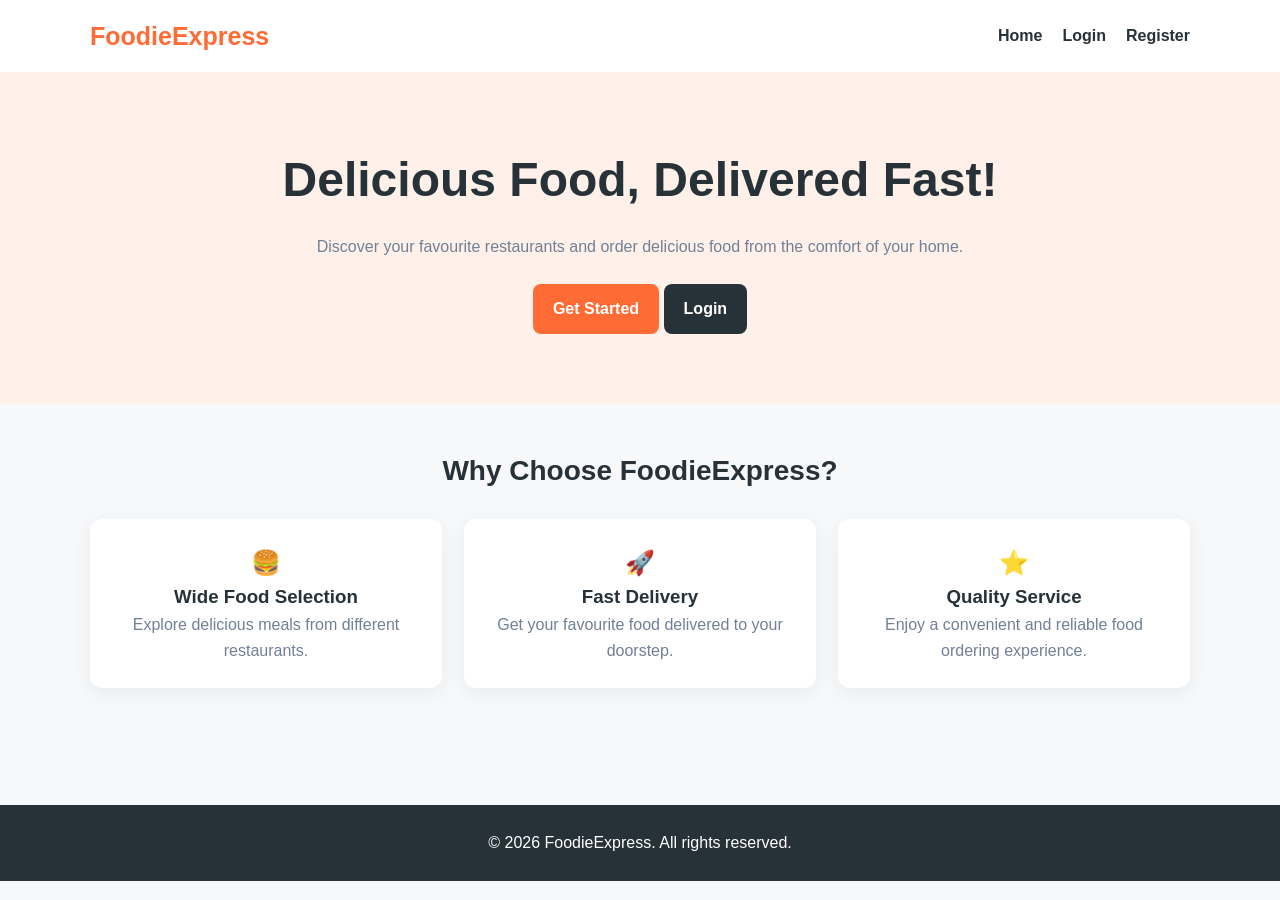
<file: frontend/index.html>
<!DOCTYPE html>
<html lang="en">
<head>
    <meta charset="UTF-8">
    <meta name="viewport" content="width=device-width, initial-scale=1.0">
    <title>FoodieExpress | Online Food Delivery</title>
    <link rel="stylesheet" href="assets/css/style.css">
</head>
<body>

    <nav class="navbar">
        <div class="container navbar-content">
            <a href="index.html" class="logo">FoodieExpress</a>

            <div class="nav-links">
                <a href="index.html">Home</a>
                <a href="login.html">Login</a>
                <a href="register.html">Register</a>
            </div>
        </div>
    </nav>

    <section class="hero">
        <div class="container">
            <h1>Delicious Food, Delivered Fast!</h1>

            <p>
                Discover your favourite restaurants and order
                delicious food from the comfort of your home.
            </p>

            <a href="register.html" class="btn">
                Get Started
            </a>

            <a href="login.html" class="btn btn-secondary">
                Login
            </a>
        </div>
    </section>

    <main class="page-section">
        <div class="container">
            <h2 class="page-title text-center">
                Why Choose FoodieExpress?
            </h2>

            <div class="grid">
                <div class="card text-center">
                    <h2>🍔</h2>
                    <h3>Wide Food Selection</h3>
                    <p class="text-muted">
                        Explore delicious meals from different restaurants.
                    </p>
                </div>

                <div class="card text-center">
                    <h2>🚀</h2>
                    <h3>Fast Delivery</h3>
                    <p class="text-muted">
                        Get your favourite food delivered to your doorstep.
                    </p>
                </div>

                <div class="card text-center">
                    <h2>⭐</h2>
                    <h3>Quality Service</h3>
                    <p class="text-muted">
                        Enjoy a convenient and reliable food ordering experience.
                    </p>
                </div>
            </div>
        </div>
    </main>

    <footer class="footer">
        <div class="container">
            <p>&copy; 2026 FoodieExpress. All rights reserved.</p>
        </div>
    </footer>

</body>
</html>
</file>
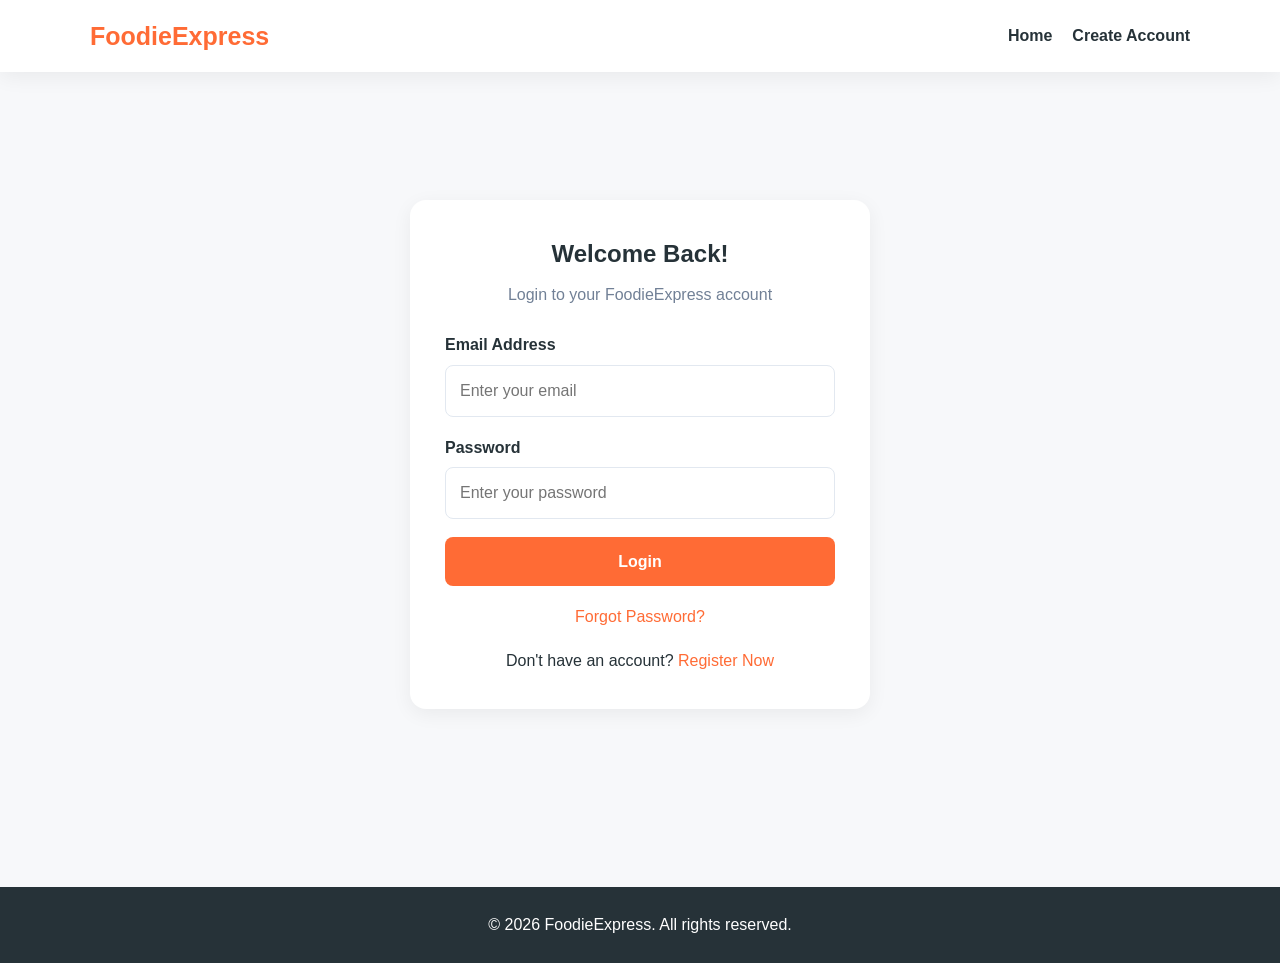
<file: frontend/dashboard.html>
<!DOCTYPE html>
<html lang="en">
<head>
    <meta charset="UTF-8">
    <meta name="viewport" content="width=device-width, initial-scale=1.0">
    <title>Dashboard | FoodieExpress</title>
    <link rel="stylesheet" href="assets/css/style.css">
</head>
<body>

    <nav class="navbar">
        <div class="container navbar-content">
            <a href="dashboard.html" class="logo">FoodieExpress</a>

            <div class="nav-links">
                <a href="dashboard.html">Dashboard</a>
                <a href="profile.html">My Profile</a>
                <a href="pages/restaurant-register.html">Register Restaurant</a>
                <a href="pages/restaurant-management.html">My Restaurants</a>
                <a href="pages/change-password.html">Change Password</a>
                <a href="#" id="logoutButton">Logout</a>
            </div>
        </div>
    </nav>

    <main class="page-section">
        <div class="container">

            <h1 class="page-title">
                Welcome to FoodieExpress!
            </h1>

            <div id="dashboardMessage" class="message"></div>

            <section class="card">
                <h2>Account Overview</h2>
                <p class="text-muted">
                    You are successfully logged in.
                </p>

                <div class="mt-3">
                    <p><strong>Name:</strong> <span id="userName">Loading...</span></p>
                    <p><strong>Email:</strong> <span id="userEmail">Loading...</span></p>
                    <p><strong>Username:</strong> <span id="userUsername">Loading...</span></p>
                    <p><strong>Role ID:</strong> <span id="userRole">Loading...</span></p>
                </div>
            </section>

            <h2 class="page-title">Quick Actions</h2>

            <div class="grid">
                <div class="card">
                    <h3>My Profile</h3>
                    <p class="text-muted">
                        View and update your account information.
                    </p>
                    <a href="profile.html" class="btn mt-3">
                        View Profile
                    </a>
                </div>

                <div class="card">
                    <h3>Register Restaurant</h3>
                    <p class="text-muted">
                        Register your restaurant on FoodieExpress.
                    </p>
                    <a href="pages/restaurant-register.html" class="btn mt-3">
                        Register Restaurant
                    </a>
                </div>

                <div class="card">
                    <h3>Manage Restaurants</h3>
                    <p class="text-muted">
                        View and manage your registered restaurants.
                    </p>
                    <a href="pages/restaurant-management.html" class="btn mt-3">
                        Manage Restaurants
                    </a>
                </div>

                <div class="card">
                    <h3>Change Password</h3>
                    <p class="text-muted">
                        Update your account password securely.
                    </p>
                    <a href="pages/change-password.html" class="btn mt-3">
                        Change Password
                    </a>
                </div>
            </div>

        </div>
    </main>

    <footer class="footer">
        <div class="container">
            <p>&copy; 2026 FoodieExpress. All rights reserved.</p>
        </div>
    </footer>

    <script src="assets/js/config.js"></script>
    <script src="assets/js/api.js"></script>
    <script src="assets/js/dashboard.js"></script>

</body>
</html>
</file>
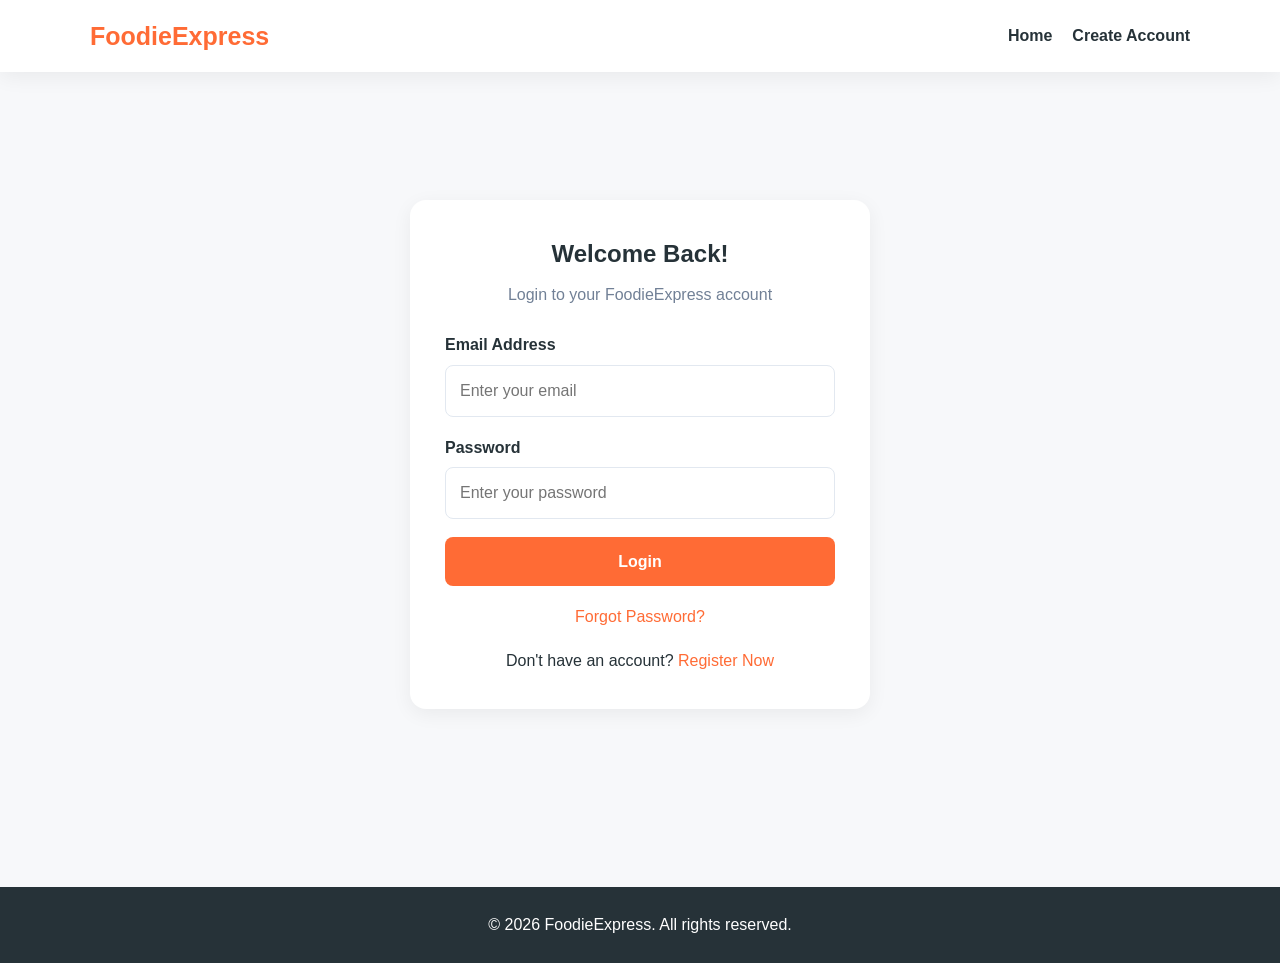
<file: frontend/login.html>
<!DOCTYPE html>
<html lang="en">
<head>
    <meta charset="UTF-8">
    <meta name="viewport" content="width=device-width, initial-scale=1.0">
    <title>Login | FoodieExpress</title>
    <link rel="stylesheet" href="assets/css/style.css">
</head>
<body>

    <nav class="navbar">
        <div class="container navbar-content">
            <a href="index.html" class="logo">FoodieExpress</a>
            <div class="nav-links">
                <a href="index.html">Home</a>
                <a href="register.html">Create Account</a>
            </div>
        </div>
    </nav>

    <main class="auth-wrapper">
        <section class="auth-card">
            <h1>Welcome Back!</h1>
            <p class="auth-subtitle">Login to your FoodieExpress account</p>

            <div id="loginMessage" class="message"></div>

            <form id="loginForm">
                <div class="form-group">
                    <label for="email">Email Address</label>
                    <input
                        type="email"
                        id="email"
                        name="email"
                        placeholder="Enter your email"
                        required
                    >
                </div>

                <div class="form-group">
                    <label for="password">Password</label>
                    <input
                        type="password"
                        id="password"
                        name="password"
                        placeholder="Enter your password"
                        required
                    >
                </div>

                <button type="submit" class="btn btn-block">
                    Login
                </button>
            </form>

            <p class="text-center mt-3">
              <a href="pages/forgot-password.html">Forgot Password?</a>
            </p>

            <p class="text-center mt-3">
                Don't have an account?
                <a href="register.html">Register Now</a>
            </p>
        </section>
    </main>

    <footer class="footer">
        <div class="container">
            <p>&copy; 2026 FoodieExpress. All rights reserved.</p>
        </div>
    </footer>

    <script src="assets/js/config.js"></script>
    <script src="assets/js/api.js"></script>
    <script src="assets/js/auth.js"></script>

</body>
</html>
</file>
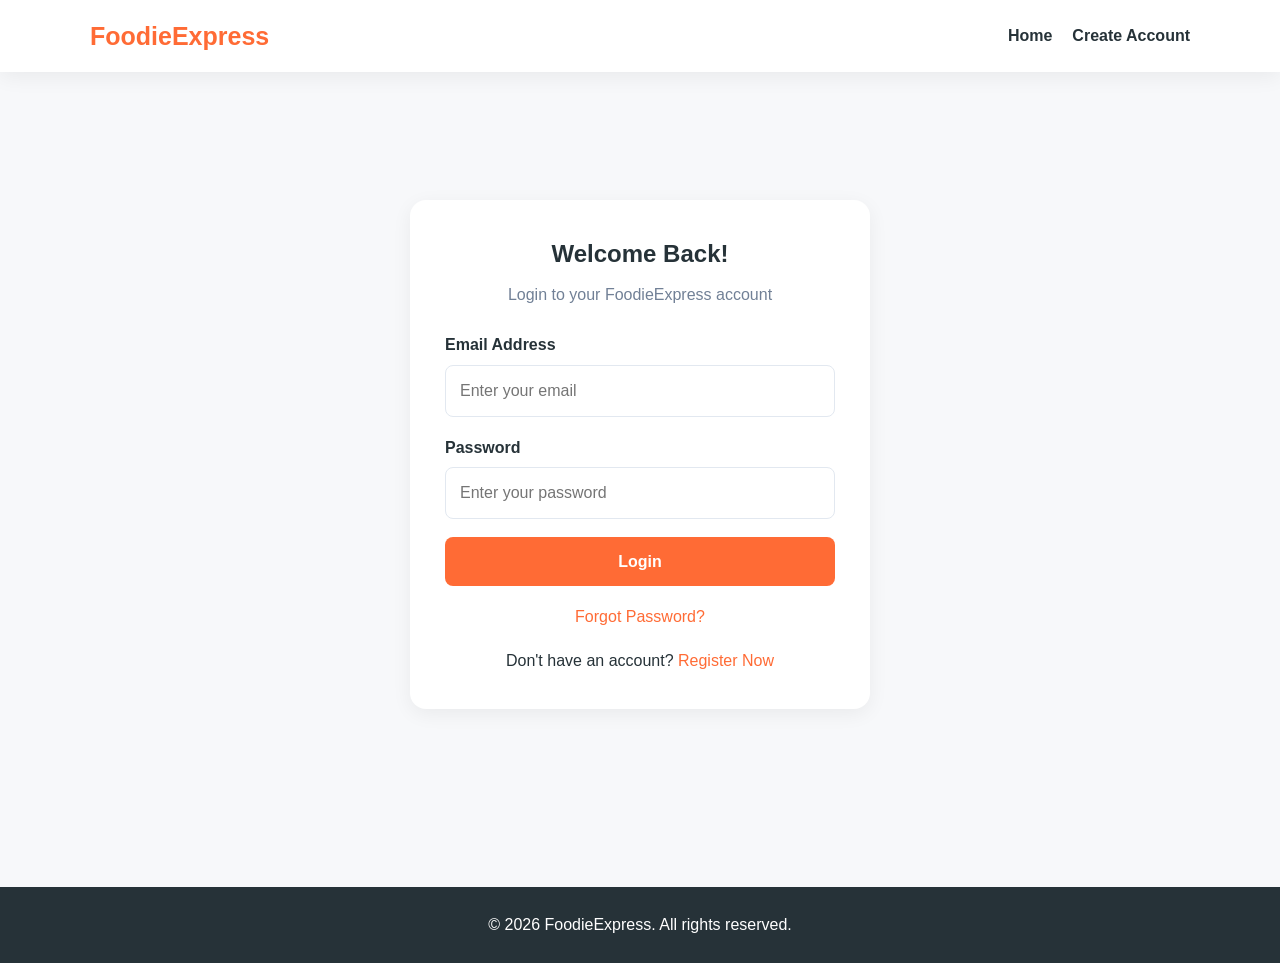
<file: frontend/profile.html>
<!DOCTYPE html>
<html lang="en">
<head>
    <meta charset="UTF-8">
    <meta name="viewport" content="width=device-width, initial-scale=1.0">
    <title>My Profile | FoodieExpress</title>
    <link rel="stylesheet" href="assets/css/style.css">
</head>
<body>

    <nav class="navbar">
        <div class="container navbar-content">
            <a href="dashboard.html" class="logo">FoodieExpress</a>
            <div class="nav-links">
                <a href="dashboard.html">Dashboard</a>
                <a href="profile.html">My Profile</a>
                <a href="pages/change-password.html">Change Password</a>
                <a href="#" id="logoutButton">Logout</a>
            </div>
        </div>
    </nav>

    <main class="page-section">
        <div class="container">
            <h1 class="page-title">My Profile</h1>

            <div id="profileMessage" class="message"></div>

            <section class="card">
                <h2>Account Details</h2>

                <form id="profileForm">
                    <div class="form-group">
                        <label for="username">Username</label>
                        <input type="text" id="username" minlength="3" maxlength="100" required>
                    </div>

                    <div class="form-group">
                        <label for="full_name">Full Name</label>
                        <input type="text" id="full_name" minlength="2" maxlength="150" required>
                    </div>

                    <div class="form-group">
                        <label for="email">Email Address</label>
                        <input type="email" id="email" required>
                    </div>

                    <div class="form-group">
                        <label for="phone">Phone Number</label>
                        <input type="tel" id="phone" maxlength="20">
                    </div>

                    <button type="submit" class="btn">
                        Update Profile
                    </button>
                </form>
            </section>
        </div>
    </main>

    <footer class="footer">
        <div class="container">
            <p>&copy; 2026 FoodieExpress. All rights reserved.</p>
        </div>
    </footer>

    <script src="assets/js/config.js"></script>
    <script src="assets/js/api.js"></script>
    <script src="assets/js/profile.js"></script>

</body>
</html>
</file>
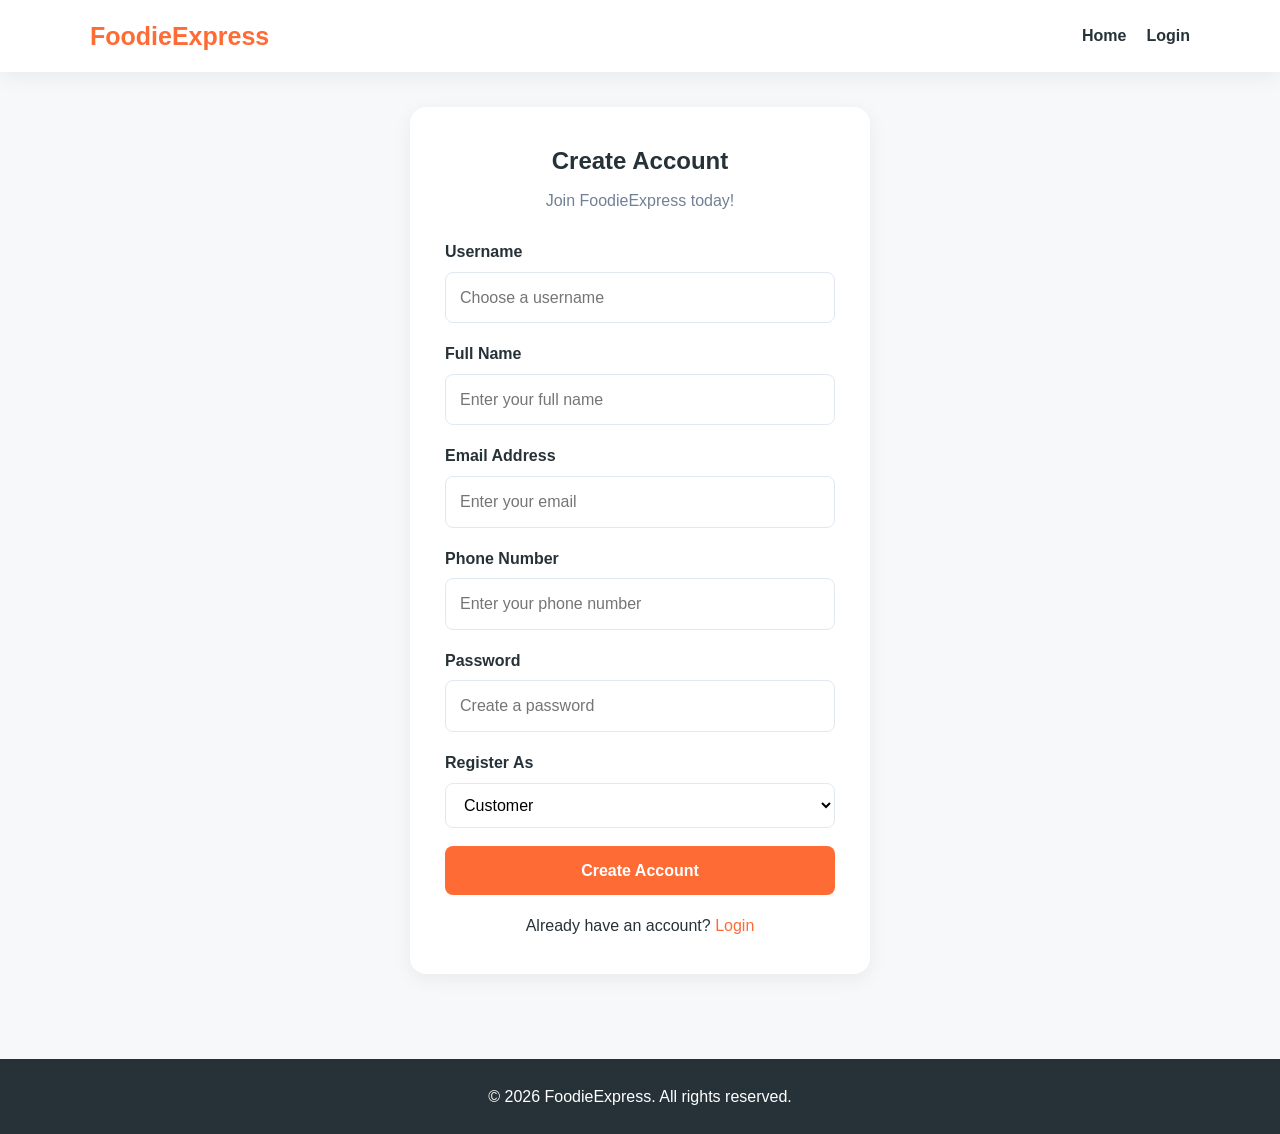
<file: frontend/register.html>
<!DOCTYPE html>
<html lang="en">
<head>
    <meta charset="UTF-8">
    <meta name="viewport" content="width=device-width, initial-scale=1.0">
    <title>Register | FoodieExpress</title>
    <link rel="stylesheet" href="assets/css/style.css">
</head>
<body>

    <nav class="navbar">
        <div class="container navbar-content">
            <a href="index.html" class="logo">FoodieExpress</a>
            <div class="nav-links">
                <a href="index.html">Home</a>
                <a href="login.html">Login</a>
            </div>
        </div>
    </nav>

    <main class="auth-wrapper">
        <section class="auth-card">
            <h1>Create Account</h1>
            <p class="auth-subtitle">Join FoodieExpress today!</p>

            <div id="registerMessage" class="message"></div>

            <form id="registerForm">
                <div class="form-group">
                    <label for="username">Username</label>
                    <input
                        type="text"
                        id="username"
                        placeholder="Choose a username"
                        minlength="3"
                        maxlength="100"
                        required
                    >
                </div>

                <div class="form-group">
                    <label for="full_name">Full Name</label>
                    <input
                        type="text"
                        id="full_name"
                        placeholder="Enter your full name"
                        minlength="2"
                        maxlength="150"
                        required
                    >
                </div>

                <div class="form-group">
                    <label for="email">Email Address</label>
                    <input
                        type="email"
                        id="email"
                        placeholder="Enter your email"
                        required
                    >
                </div>

                <div class="form-group">
                    <label for="phone">Phone Number</label>
                    <input
                        type="tel"
                        id="phone"
                        placeholder="Enter your phone number"
                        maxlength="20"
                    >
                </div>

                <div class="form-group">
                    <label for="password">Password</label>
                    <input
                        type="password"
                        id="password"
                        placeholder="Create a password"
                        minlength="8"
                        maxlength="72"
                        required
                    >
                </div>

                <div class="form-group">
                    <label for="role">Register As</label>
                    <select id="role" required>
                        <option value="CUSTOMER">Customer</option>
                        <option value="RESTAURANT_OWNER">Restaurant Owner</option>
                        <option value="DELIVERY_PARTNER">Delivery Partner</option>
                    </select>
                </div>

                <button type="submit" class="btn btn-block">
                    Create Account
                </button>
            </form>

            <p class="text-center mt-3">
                Already have an account?
                <a href="login.html">Login</a>
            </p>
        </section>
    </main>

    <footer class="footer">
        <div class="container">
            <p>&copy; 2026 FoodieExpress. All rights reserved.</p>
        </div>
    </footer>

    <script src="assets/js/config.js"></script>
    <script src="assets/js/api.js"></script>
    <script src="assets/js/auth.js"></script>

</body>
</html>
</file>
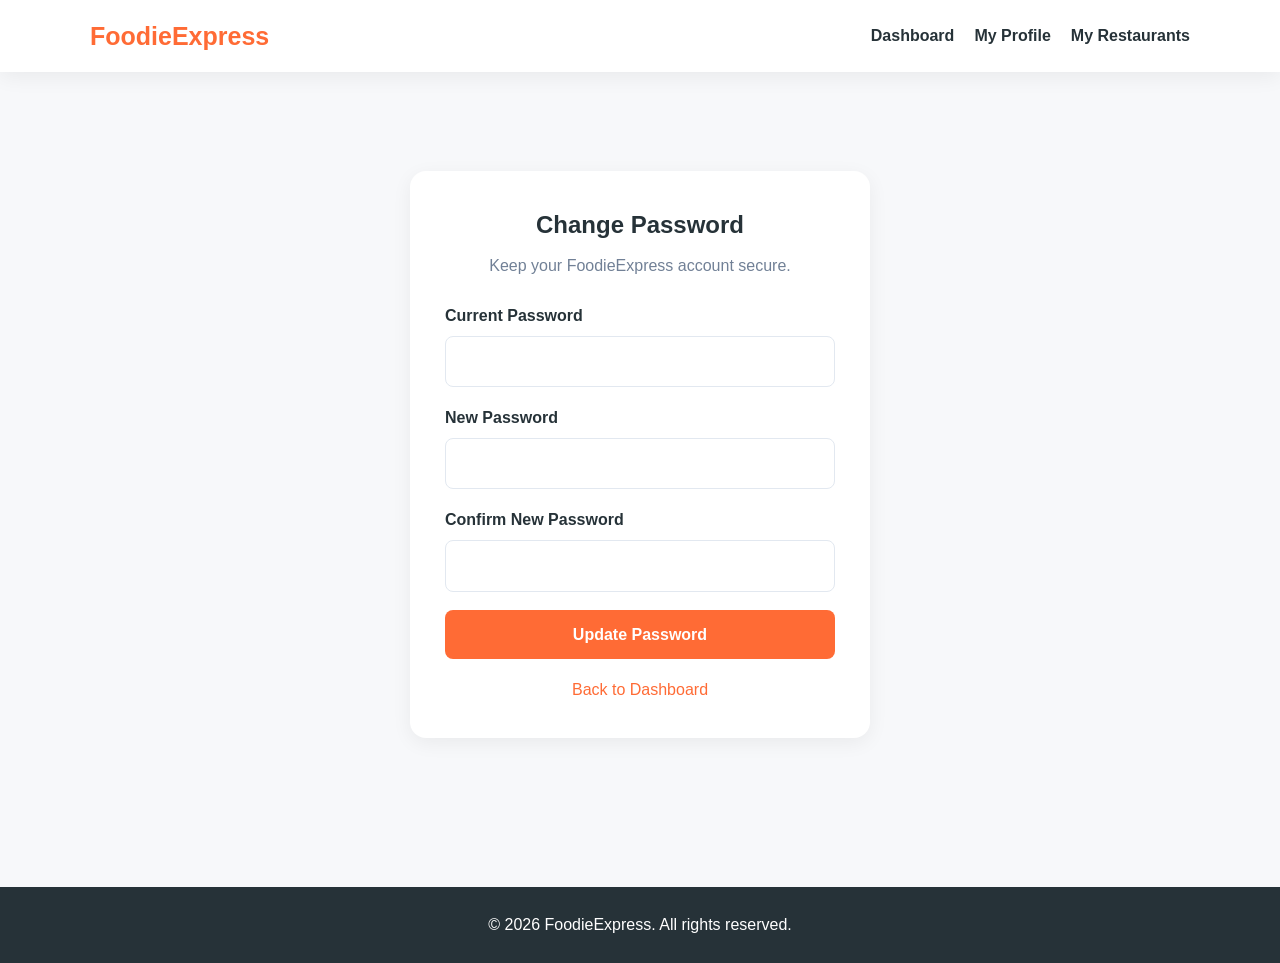
<file: frontend/pages/change-password.html>
<!DOCTYPE html>
<html lang="en">
<head>
    <meta charset="UTF-8">
    <meta name="viewport" content="width=device-width, initial-scale=1.0">
    <title>Change Password | FoodieExpress</title>
    <link rel="stylesheet" href="../assets/css/style.css">
</head>
<body>

    <nav class="navbar">
        <div class="container navbar-content">
            <a href="../dashboard.html" class="logo">FoodieExpress</a>

            <div class="nav-links">
                <a href="../dashboard.html">Dashboard</a>
                <a href="../profile.html">My Profile</a>
                <a href="restaurant-management.html">My Restaurants</a>
            </div>
        </div>
    </nav>

    <main class="auth-wrapper">
        <section class="auth-card">
            <h1>Change Password</h1>
            <p class="auth-subtitle">
                Keep your FoodieExpress account secure.
            </p>

            <div id="passwordMessage" class="message"></div>

            <form id="changePasswordForm">

                <div class="form-group">
                    <label for="current_password">Current Password</label>
                    <input
                        type="password"
                        id="current_password"
                        required
                    >
                </div>

                <div class="form-group">
                    <label for="new_password">New Password</label>
                    <input
                        type="password"
                        id="new_password"
                        minlength="8"
                        maxlength="72"
                        required
                    >
                </div>

                <div class="form-group">
                    <label for="confirm_password">Confirm New Password</label>
                    <input
                        type="password"
                        id="confirm_password"
                        minlength="8"
                        maxlength="72"
                        required
                    >
                </div>

                <button type="submit" class="btn btn-block">
                    Update Password
                </button>
            </form>

            <p class="text-center mt-3">
                <a href="../dashboard.html">Back to Dashboard</a>
            </p>
        </section>
    </main>

    <footer class="footer">
        <div class="container">
            <p>&copy; 2026 FoodieExpress. All rights reserved.</p>
        </div>
    </footer>

    <script src="../assets/js/config.js"></script>
    <script src="../assets/js/api.js"></script>
    <script src="../assets/js/change-password.js"></script>

</body>
</html>
</file>
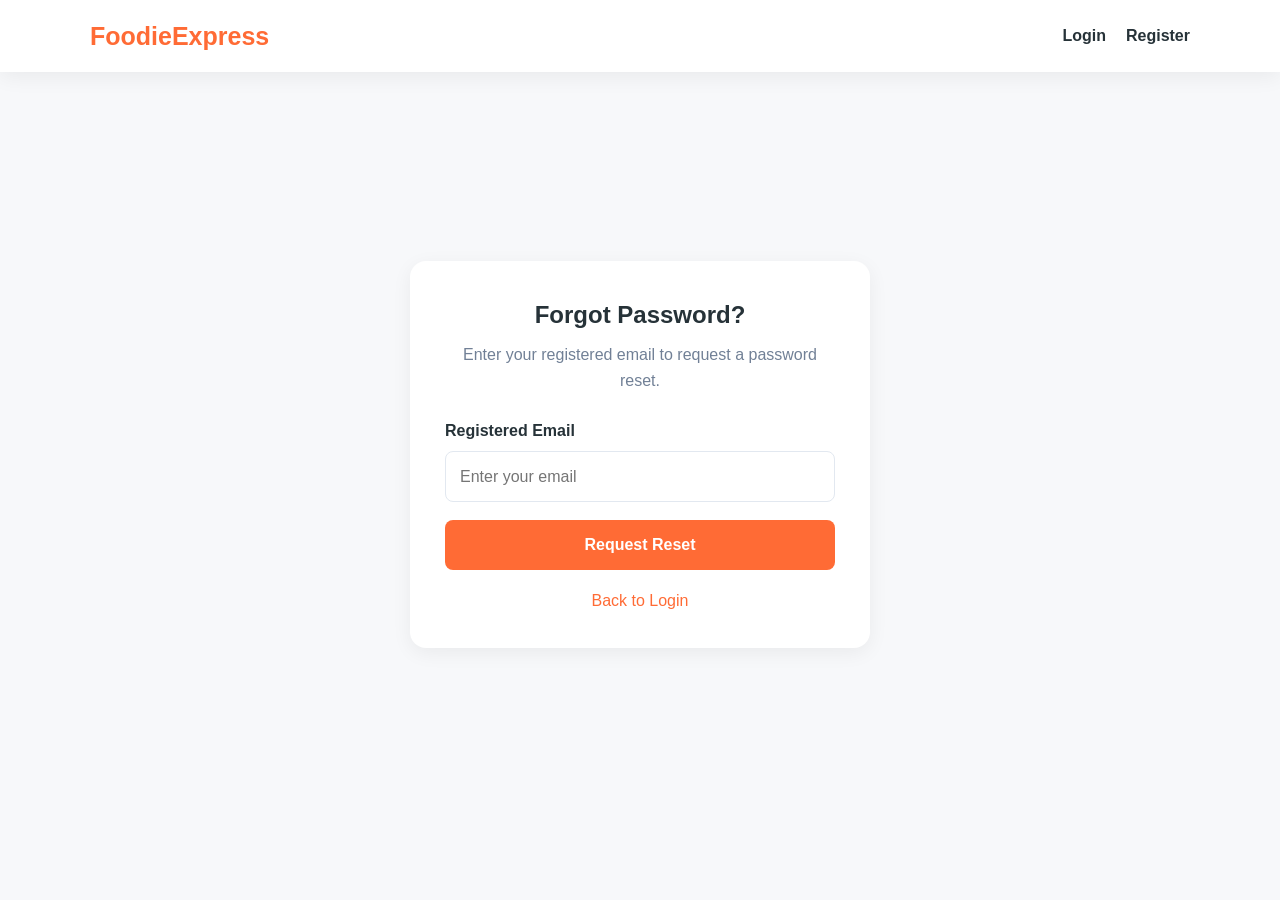
<file: frontend/pages/forgot-password.html>
<!DOCTYPE html>
<html lang="en">
<head>
    <meta charset="UTF-8">
    <meta name="viewport" content="width=device-width, initial-scale=1.0">
    <title>Forgot Password - FoodieExpress</title>
    <link rel="stylesheet" href="../assets/css/style.css">
</head>
<body>

    <nav class="navbar">
        <div class="container navbar-content">
            <a href="../index.html" class="logo">FoodieExpress</a>
            <div class="nav-links">
                <a href="../login.html">Login</a>
                <a href="../register.html">Register</a>
            </div>
        </div>
    </nav>

    <main class="auth-wrapper">
        <section class="auth-card">
            <h1>Forgot Password?</h1>
            <p class="auth-subtitle">
                Enter your registered email to request a password reset.
            </p>

            <div id="forgotMessage" class="message"></div>

            <form id="forgotPasswordForm">
                <div class="form-group">
                    <label for="email">Registered Email</label>
                    <input
                        type="email"
                        id="email"
                        name="email"
                        placeholder="Enter your email"
                        required
                    >
                </div>

                <button type="submit" class="btn btn-block">
                    Request Reset
                </button>
            </form>

            <p class="text-center mt-3">
                <a href="../login.html">Back to Login</a>
            </p>
        </section>
    </main>

    <script src="../assets/js/config.js"></script>
    <script src="../assets/js/api.js"></script>
    <script src="../assets/js/forgot-password.js"></script>
</body>
</html>
</file>
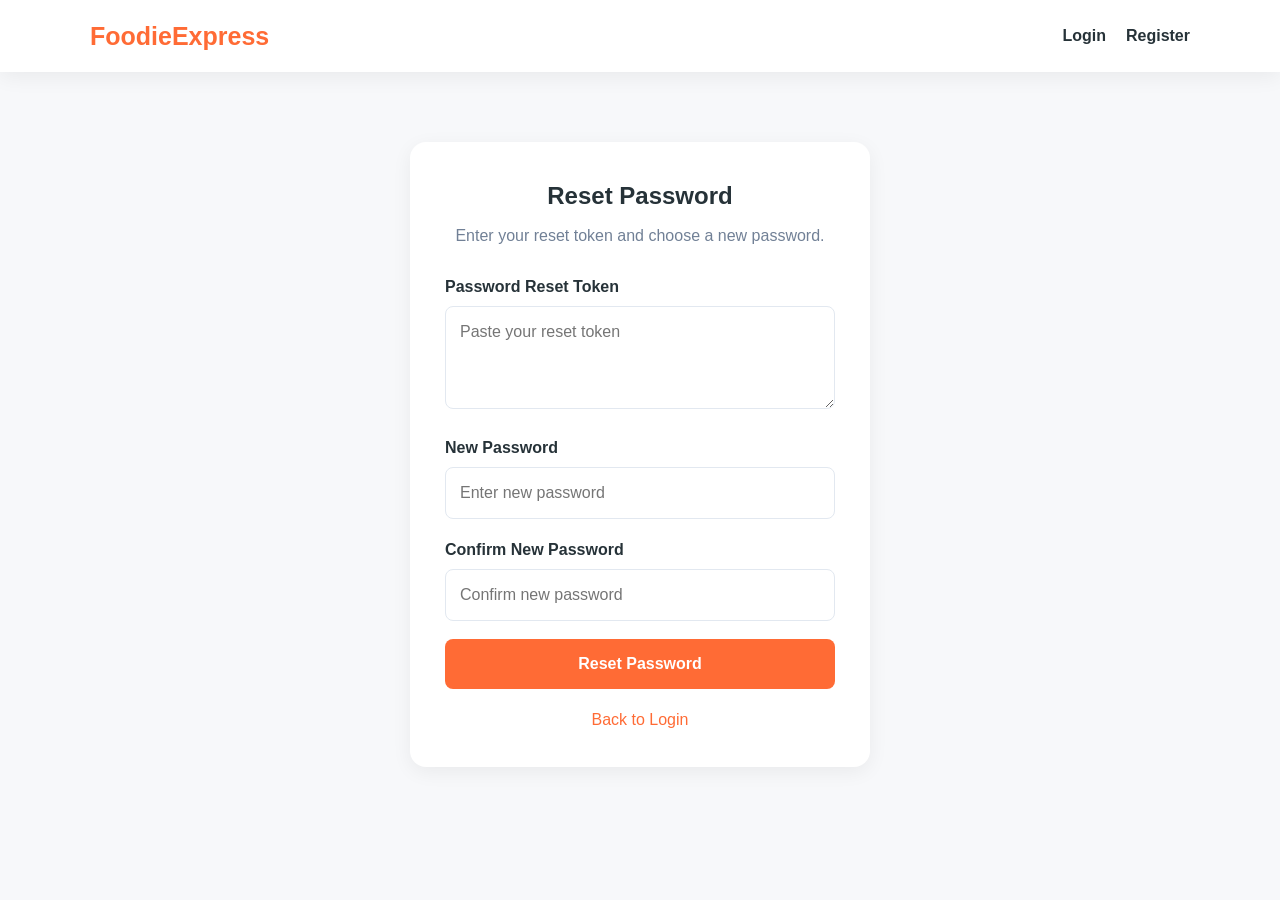
<file: frontend/pages/reset-password.html>
<!DOCTYPE html>
<html lang="en">
<head>
    <meta charset="UTF-8">
    <meta name="viewport" content="width=device-width, initial-scale=1.0">
    <title>Reset Password - FoodieExpress</title>
    <link rel="stylesheet" href="../assets/css/style.css">
</head>
<body>

    <nav class="navbar">
        <div class="container navbar-content">
            <a href="../index.html" class="logo">FoodieExpress</a>
            <div class="nav-links">
                <a href="../login.html">Login</a>
                <a href="../register.html">Register</a>
            </div>
        </div>
    </nav>

    <main class="auth-wrapper">
        <section class="auth-card">
            <h1>Reset Password</h1>
            <p class="auth-subtitle">
                Enter your reset token and choose a new password.
            </p>

            <div id="resetMessage" class="message"></div>

            <form id="resetPasswordForm">
                <div class="form-group">
                    <label for="token">Password Reset Token</label>
                    <textarea
                        id="token"
                        name="token"
                        rows="3"
                        placeholder="Paste your reset token"
                        required
                    ></textarea>
                </div>

                <div class="form-group">
                    <label for="new_password">New Password</label>
                    <input
                        type="password"
                        id="new_password"
                        name="new_password"
                        minlength="8"
                        maxlength="72"
                        placeholder="Enter new password"
                        required
                    >
                </div>

                <div class="form-group">
                    <label for="confirm_password">Confirm New Password</label>
                    <input
                        type="password"
                        id="confirm_password"
                        name="confirm_password"
                        minlength="8"
                        maxlength="72"
                        placeholder="Confirm new password"
                        required
                    >
                </div>

                <button type="submit" class="btn btn-block">
                    Reset Password
                </button>
            </form>

            <p class="text-center mt-3">
                <a href="../login.html">Back to Login</a>
            </p>
        </section>
    </main>

    <script src="../assets/js/config.js"></script>
    <script src="../assets/js/api.js"></script>
    <script src="../assets/js/reset-password.js"></script>
</body>
</html>
</file>
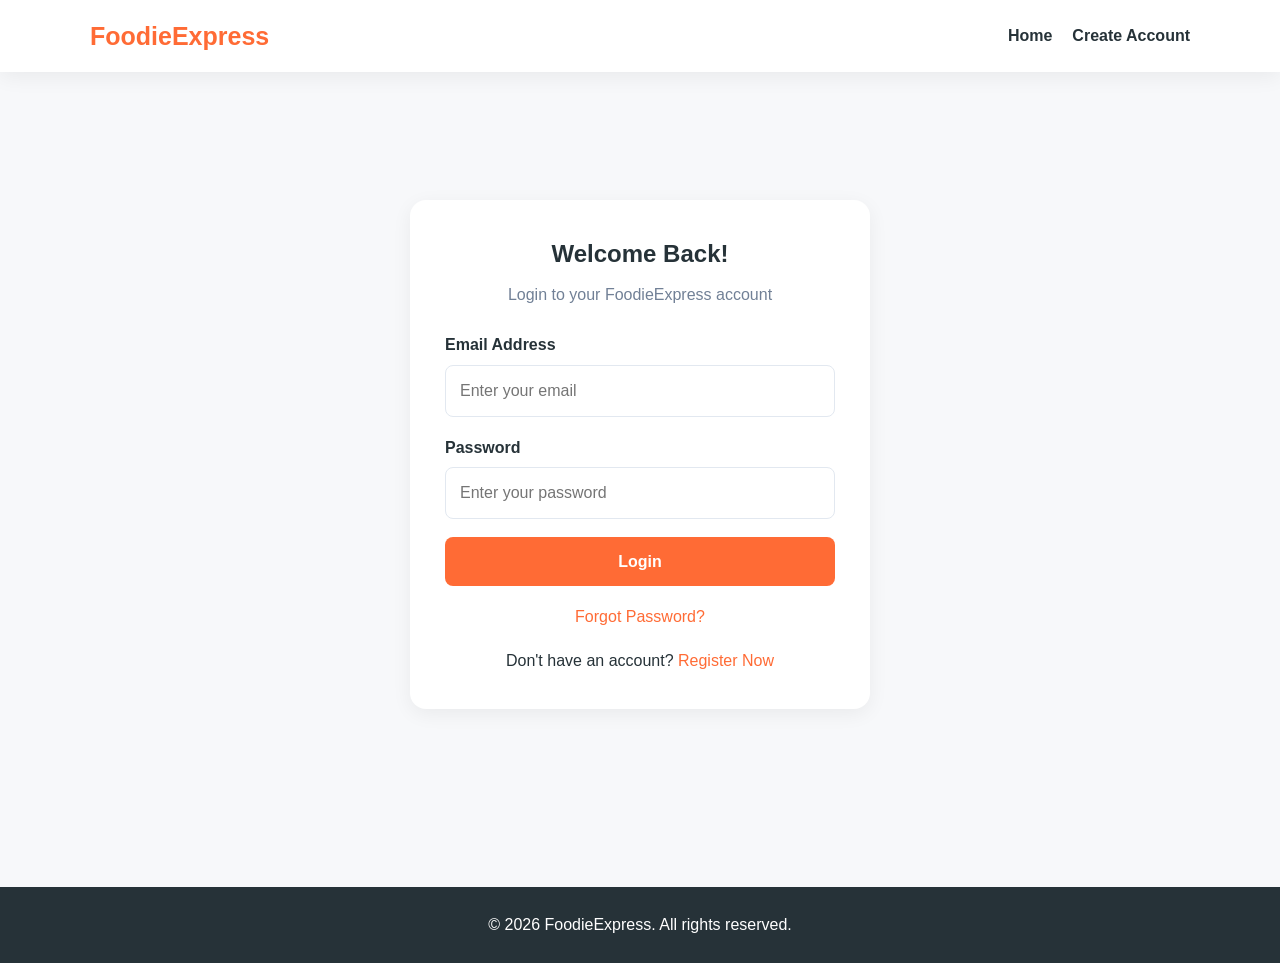
<file: frontend/pages/restaurant-management.html>
<!DOCTYPE html>
<html lang="en">
<head>
    <meta charset="UTF-8">
    <meta name="viewport" content="width=device-width, initial-scale=1.0">
    <title>My Restaurants | FoodieExpress</title>
    <link rel="stylesheet" href="../assets/css/style.css">
</head>
<body>

    <nav class="navbar">
        <div class="container navbar-content">
            <a href="../dashboard.html" class="logo">FoodieExpress</a>

            <div class="nav-links">
                <a href="../dashboard.html">Dashboard</a>
                <a href="../profile.html">My Profile</a>
                <a href="restaurant-register.html">Register Restaurant</a>
            </div>
        </div>
    </nav>

    <main class="page-section">
        <div class="container">

            <h1 class="page-title">My Restaurants</h1>

            <div id="restaurantListMessage" class="message"></div>

            <div class="card">
                <div class="navbar-content">
                    <h2>Registered Restaurants</h2>
                    <a href="restaurant-register.html" class="btn">
                        + Add Restaurant
                    </a>
                </div>

                <div id="restaurantList" class="grid mt-3">
                    <p class="text-muted">Loading restaurants...</p>
                </div>
            </div>
                <div class="card">
    <h2>Upload Restaurant Images</h2>
    <p class="text-muted">
        Select a restaurant and upload its logo or banner.
    </p>

    <div class="form-group">
        <label for="uploadRestaurantId">Restaurant ID</label>
        <input
            type="number"
            id="uploadRestaurantId"
            min="1"
            placeholder="Enter restaurant ID"
            required
        >
    </div>

    <div class="form-group">
        <label for="restaurantLogo">Restaurant Logo</label>
        <input
            type="file"
            id="restaurantLogo"
            accept="image/jpeg,image/png,image/webp"
        >
        <button type="button" class="btn mt-3" id="uploadLogoButton">
            Upload Logo
        </button>
    </div>

    <div class="form-group">
        <label for="restaurantBanner">Restaurant Banner</label>
        <input
            type="file"
            id="restaurantBanner"
            accept="image/jpeg,image/png,image/webp"
        >
        <button type="button" class="btn mt-3" id="uploadBannerButton">
            Upload Banner
        </button>
    </div>

    <div id="imageUploadMessage" class="message"></div>
</div>

        </div>
    </main>

    <footer class="footer">
        <div class="container">
            <p>&copy; 2026 FoodieExpress. All rights reserved.</p>
        </div>
    </footer>

    <script src="../assets/js/config.js"></script>
    <script src="../assets/js/api.js"></script>
    <script src="../assets/js/restaurant.js"></script>

</body>
</html>
</file>
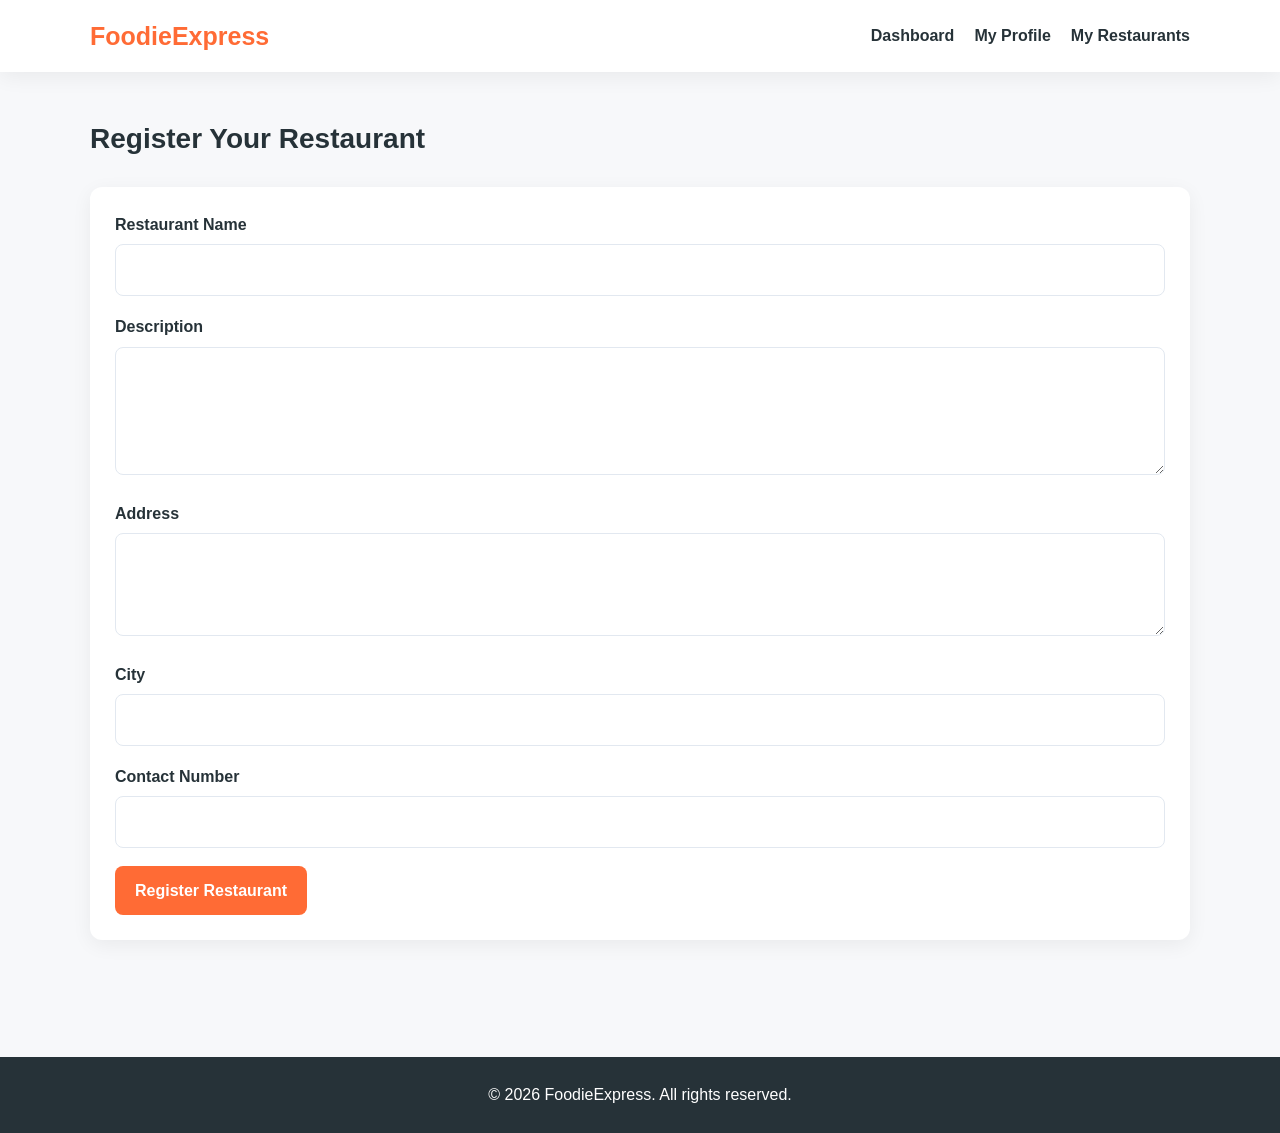
<file: frontend/pages/restaurant-register.html>
<!DOCTYPE html>
<html lang="en">
<head>
    <meta charset="UTF-8">
    <meta name="viewport" content="width=device-width, initial-scale=1.0">
    <title>Register Restaurant | FoodieExpress</title>
    <link rel="stylesheet" href="../assets/css/style.css">
</head>
<body>

    <nav class="navbar">
        <div class="container navbar-content">
            <a href="../dashboard.html" class="logo">FoodieExpress</a>
            <div class="nav-links">
                <a href="../dashboard.html">Dashboard</a>
                <a href="../profile.html">My Profile</a>
                <a href="restaurant-management.html">My Restaurants</a>
            </div>
        </div>
    </nav>

    <main class="page-section">
        <div class="container">
            <h1 class="page-title">Register Your Restaurant</h1>

            <section class="card">
                <div id="restaurantMessage" class="message"></div>

                <form id="restaurantForm">

                    <div class="form-group">
                        <label for="name">Restaurant Name</label>
                        <input type="text" id="name" minlength="2" maxlength="150" required>
                    </div>

                    <div class="form-group">
                        <label for="description">Description</label>
                        <textarea id="description" rows="4"></textarea>
                    </div>

                    <div class="form-group">
                        <label for="address">Address</label>
                        <textarea id="address" rows="3" minlength="5" maxlength="255" required></textarea>
                    </div>

                    <div class="form-group">
                        <label for="city">City</label>
                        <input type="text" id="city" minlength="2" maxlength="100" required>
                    </div>

                    <div class="form-group">
                        <label for="phone">Contact Number</label>
                        <input type="tel" id="phone" maxlength="20">
                    </div>

                    <button type="submit" class="btn">
                        Register Restaurant
                    </button>

                </form>
            </section>
        </div>
    </main>

    <footer class="footer">
        <div class="container">
            <p>&copy; 2026 FoodieExpress. All rights reserved.</p>
        </div>
    </footer>

    <script src="../assets/js/config.js"></script>
    <script src="../assets/js/api.js"></script>
    <script src="../assets/js/restaurant.js"></script>

</body>
</html>
</file>
<file: frontend/assets/css/style.css>
/* FoodieExpress - Global Styles */

:root {
    --primary: #ff6b35;
    --primary-dark: #e85a25;
    --secondary: #263238;
    --background: #f7f8fa;
    --surface: #ffffff;
    --text: #263238;
    --muted: #718096;
    --border: #e2e8f0;
    --success: #16803c;
    --danger: #dc2626;
    --radius: 12px;
    --shadow: 0 5px 20px rgba(0, 0, 0, 0.06);
}

* {
    box-sizing: border-box;
    margin: 0;
    padding: 0;
}

body {
    font-family: Arial, Helvetica, sans-serif;
    background: var(--background);
    color: var(--text);
    line-height: 1.6;
}

a {
    color: var(--primary);
    text-decoration: none;
}

a:hover {
    text-decoration: underline;
}

button,
input,
select,
textarea {
    font: inherit;
}

.container {
    width: min(1100px, 92%);
    margin: 0 auto;
}

.navbar {
    background: var(--surface);
    box-shadow: var(--shadow);
    padding: 16px 0;
}

.navbar-content {
    display: flex;
    justify-content: space-between;
    align-items: center;
    gap: 20px;
}

.logo {
    color: var(--primary);
    font-size: 25px;
    font-weight: 800;
}

.nav-links {
    display: flex;
    align-items: center;
    flex-wrap: wrap;
    gap: 20px;
}

.nav-links a {
    color: var(--secondary);
    font-weight: 600;
}

.hero {
    padding: 70px 0;
    text-align: center;
    background: #fff1e9;
}

.hero h1 {
    font-size: clamp(30px, 5vw, 48px);
    margin-bottom: 15px;
}

.hero p {
    color: var(--muted);
    margin-bottom: 25px;
}

.page-section {
    padding: 45px 0;
}

.page-title {
    font-size: 28px;
    margin-bottom: 25px;
}

.card {
    background: var(--surface);
    padding: 25px;
    border-radius: var(--radius);
    box-shadow: var(--shadow);
    margin-bottom: 22px;
}

.auth-wrapper {
    min-height: 85vh;
    display: flex;
    justify-content: center;
    align-items: center;
    padding: 35px 15px;
}

.auth-card {
    width: 100%;
    max-width: 460px;
    background: var(--surface);
    padding: 35px;
    border-radius: 16px;
    box-shadow: var(--shadow);
}

.auth-card h1 {
    text-align: center;
    margin-bottom: 8px;
}

.auth-subtitle {
    color: var(--muted);
    text-align: center;
    margin-bottom: 25px;
}

.form-group {
    margin-bottom: 18px;
}

.form-group label {
    display: block;
    font-weight: 600;
    margin-bottom: 7px;
}

.form-group input,
.form-group select,
.form-group textarea {
    width: 100%;
    padding: 12px 14px;
    border: 1px solid var(--border);
    border-radius: 8px;
    outline: none;
    background: #fff;
}

.form-group input:focus,
.form-group select:focus,
.form-group textarea:focus {
    border-color: var(--primary);
    box-shadow: 0 0 0 3px rgba(255, 107, 53, 0.12);
}

.btn {
    display: inline-block;
    border: none;
    border-radius: 8px;
    padding: 12px 20px;
    background: var(--primary);
    color: #fff;
    font-weight: 700;
    cursor: pointer;
    text-align: center;
}

.btn:hover {
    background: var(--primary-dark);
    text-decoration: none;
}

.btn-block {
    width: 100%;
}

.btn-secondary {
    background: var(--secondary);
}

.btn-danger {
    background: var(--danger);
}

.btn-success {
    background: var(--success);
}

.message {
    display: none;
    padding: 12px;
    margin-bottom: 18px;
    border-radius: 8px;
}

.message.success {
    display: block;
    background: #dcfce7;
    color: #166534;
}

.message.error {
    display: block;
    background: #fee2e2;
    color: #991b1b;
}

.text-center {
    text-align: center;
}

.text-muted {
    color: var(--muted);
}

.mt-3 {
    margin-top: 18px;
}

.grid {
    display: grid;
    grid-template-columns: repeat(auto-fit, minmax(230px, 1fr));
    gap: 22px;
}

.restaurant-card {
    background: var(--surface);
    border-radius: var(--radius);
    padding: 20px;
    box-shadow: var(--shadow);
}

.restaurant-card img {
    width: 100%;
    height: 160px;
    object-fit: cover;
    border-radius: 8px;
    margin-bottom: 12px;
}

.footer {
    padding: 25px 0;
    background: var(--secondary);
    color: #fff;
    text-align: center;
    margin-top: 50px;
}

@media (max-width: 650px) {
    .navbar-content {
        flex-direction: column;
    }

    .nav-links {
        justify-content: center;
        gap: 12px;
    }

    .auth-card {
        padding: 25px 20px;
    }

    .hero {
        padding: 45px 0;
    }
}
</file>
